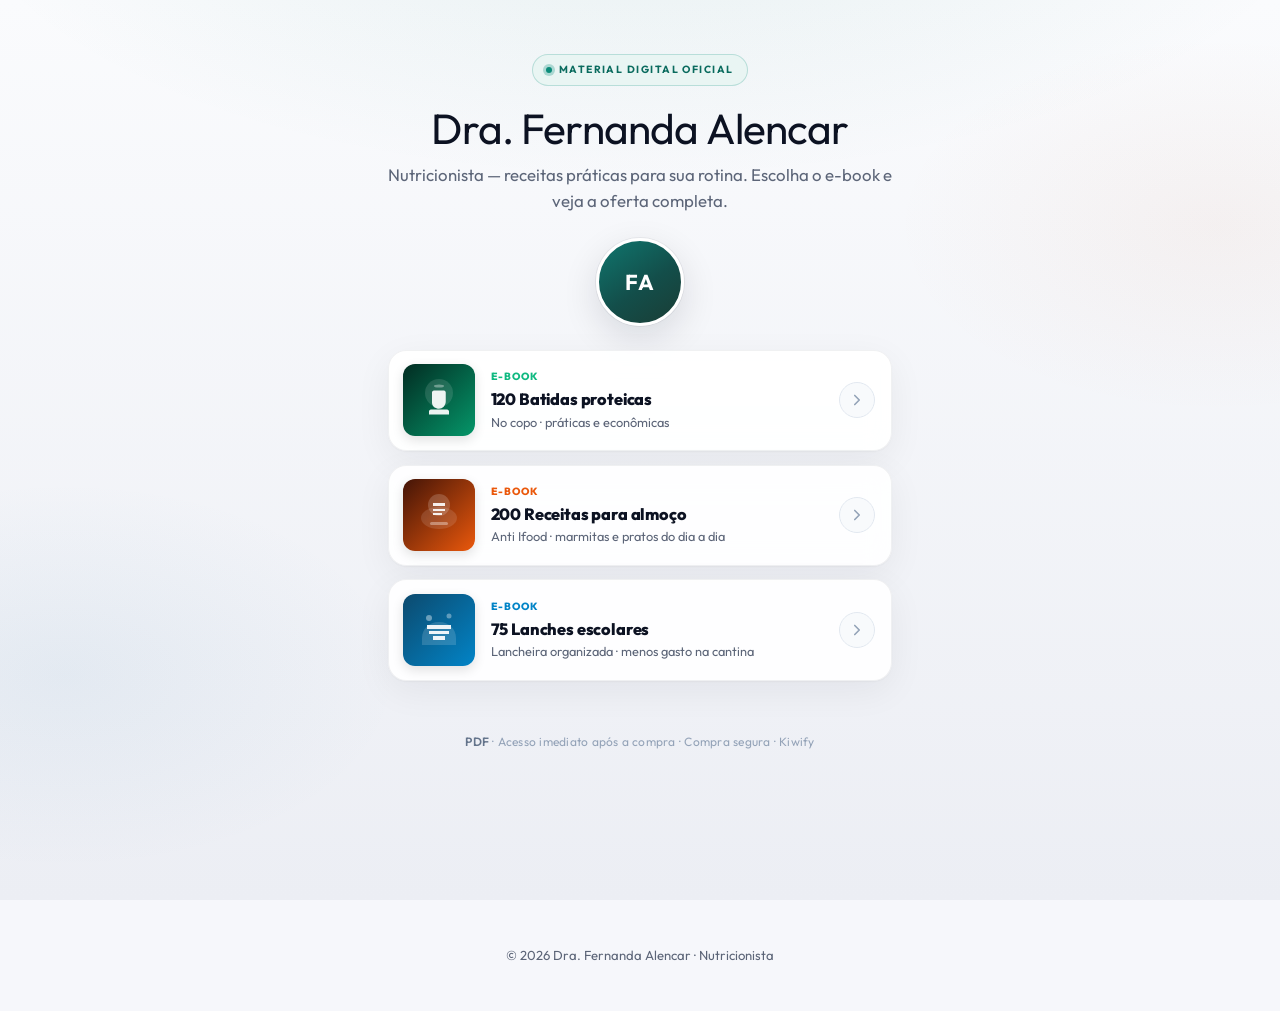
<file: index.html>
<!DOCTYPE html>
<html lang="pt-BR">
  <head>
    <meta charset="utf-8" />
    <meta name="viewport" content="width=device-width, initial-scale=1" />
    <title>Dra. Fernanda Alencar · E-books</title>
    <meta
      name="description"
      content="Materiais digitais da Dra. Fernanda Alencar, nutricionista: batidas proteicas, almoços anti-delivery e lanches escolares."
    />
    <link rel="stylesheet" href="css/styles.css" />
    <!-- Meta Pixel Code -->
    <script>
!function(f,b,e,v,n,t,s)
{if(f.fbq)return;n=f.fbq=function(){n.callMethod?
n.callMethod.apply(n,arguments):n.queue.push(arguments)};
if(!f._fbq)f._fbq=n;n.push=n;n.loaded=!0;n.version='2.0';
n.queue=[];t=b.createElement(e);t.async=!0;
t.src=v;s=b.getElementsByTagName(e)[0];
s.parentNode.insertBefore(t,s)}(window, document,'script',
'https://connect.facebook.net/en_US/fbevents.js');
fbq('init', '2085413965433016');
fbq('track', 'PageView');
    </script>
    <!-- End Meta Pixel Code -->
  </head>
  <body class="hub-page">
    <noscript
      ><img
        height="1"
        width="1"
        style="display: none"
        src="https://www.facebook.com/tr?id=2085413965433016&ev=PageView&noscript=1"
        alt=""
    /></noscript>
    <a class="skip-link" href="#produtos">Ir para os produtos</a>

    <div class="hub-bg">
      <header class="hub-head">
        <p class="hub-badge"><span class="hub-badge-dot" aria-hidden="true"></span> Material digital oficial</p>
        <h1>Dra. Fernanda Alencar</h1>
        <p class="hub-lead">
          Nutricionista — receitas práticas para sua rotina. Escolha o e-book e veja a oferta completa.
        </p>
        <!-- Opcional: troque por foto — <img class="hub-avatar" src="..." width="88" height="88" alt="Dra. Fernanda Alencar"> -->
        <div class="hub-avatar" role="img" aria-label="Iniciais Dra. Fernanda Alencar">FA</div>
      </header>

      <nav id="produtos" class="hub-list" aria-label="Produtos">
        <a class="hub-row hub-row--batidas" href="batidas.html">
          <img
            class="hub-cover"
            src="assets/covers/cover-batidas.svg"
            width="72"
            height="72"
            alt=""
          />
          <div class="hub-row-body">
            <p class="hub-row-tag">E-book</p>
            <h2 class="hub-row-title">120 Batidas proteicas</h2>
            <p class="hub-row-desc">No copo · práticas e econômicas</p>
          </div>
          <span class="hub-arrow" aria-hidden="true">
            <svg viewBox="0 0 24 24" fill="none" stroke="currentColor" stroke-width="2.2" stroke-linecap="round" stroke-linejoin="round"><path d="M9 18l6-6-6-6"/></svg>
          </span>
        </a>

        <a class="hub-row hub-row--receitas" href="receitas.html">
          <img
            class="hub-cover"
            src="assets/covers/cover-receitas.svg"
            width="72"
            height="72"
            alt=""
          />
          <div class="hub-row-body">
            <p class="hub-row-tag">E-book</p>
            <h2 class="hub-row-title">200 Receitas para almoço</h2>
            <p class="hub-row-desc">Anti Ifood · marmitas e pratos do dia a dia</p>
          </div>
          <span class="hub-arrow" aria-hidden="true">
            <svg viewBox="0 0 24 24" fill="none" stroke="currentColor" stroke-width="2.2" stroke-linecap="round" stroke-linejoin="round"><path d="M9 18l6-6-6-6"/></svg>
          </span>
        </a>

        <a class="hub-row hub-row--lanches" href="lanches.html">
          <img
            class="hub-cover"
            src="assets/covers/cover-lanches.svg"
            width="72"
            height="72"
            alt=""
          />
          <div class="hub-row-body">
            <p class="hub-row-tag">E-book</p>
            <h2 class="hub-row-title">75 Lanches escolares</h2>
            <p class="hub-row-desc">Lancheira organizada · menos gasto na cantina</p>
          </div>
          <span class="hub-arrow" aria-hidden="true">
            <svg viewBox="0 0 24 24" fill="none" stroke="currentColor" stroke-width="2.2" stroke-linecap="round" stroke-linejoin="round"><path d="M9 18l6-6-6-6"/></svg>
          </span>
        </a>
      </nav>

      <p class="hub-foot"><strong>PDF</strong> · Acesso imediato após a compra · Compra segura · Kiwify</p>
    </div>

    <footer class="site-footer">
      <p>© <span id="y"></span> Dra. Fernanda Alencar · Nutricionista</p>
    </footer>

    <script>
      document.getElementById("y").textContent = new Date().getFullYear();
    </script>
  </body>
</html>
</file>
<file: css/styles.css>
/* Uma família só — evita “mistura” visual entre serif e sans */
@import url("https://fonts.googleapis.com/css2?family=Outfit:wght@400;500;600;700;800&display=swap");

:root {
  --ink: #0c1222;
  --muted: #5c6578;
  --paper: #f6f7fb;
  --paper-soft: #eceef4;
  --white: #ffffff;
  --gold: #e8d5a8;
  --gold-soft: #f5edd8;
  --border: rgba(12, 18, 34, 0.07);
  --shadow: 0 28px 56px -16px rgba(12, 18, 34, 0.22);
  --shadow-soft: 0 12px 40px rgba(12, 18, 34, 0.07);
  --radius: 1.05rem;
  --radius-lg: 1.35rem;
  --accent: #0c8c7a;
  --accent-dark: #0a6b5e;
  --accent-cta-mid: #14b8a6;
  --hero: linear-gradient(152deg, #0d1f2d 0%, #163d4a 38%, #0f2922 100%);
  --font-sans: "Outfit", system-ui, -apple-system, sans-serif;
  --font-display: var(--font-sans);
  --grain: url("data:image/svg+xml,%3Csvg viewBox='0 0 256 256' xmlns='http://www.w3.org/2000/svg'%3E%3Cfilter id='n'%3E%3CfeTurbulence type='fractalNoise' baseFrequency='0.85' numOctaves='4' stitchTiles='stitch'/%3E%3C/filter%3E%3Crect width='100%25' height='100%25' filter='url(%23n)' opacity='0.04'/%3E%3C/svg%3E");
}

/* Temas por produto — tons mais sofisticados (menos “neon”) */
.theme-receitas {
  --accent: #c45d2c;
  --accent-dark: #9a3412;
  --accent-cta-mid: #dc7a45;
  --hero: linear-gradient(155deg, #1a0d08 0%, #4a2412 42%, #1c1410 100%);
}

.theme-batidas {
  --accent: #0f766e;
  --accent-dark: #0d5c56;
  --accent-cta-mid: #2dd4bf;
  --hero: linear-gradient(152deg, #041a15 0%, #0b3d36 45%, #0c1924 100%);
}

.theme-lanches {
  --accent: #1d6fa5;
  --accent-dark: #155a87;
  --accent-cta-mid: #5ab3e8;
  --hero: linear-gradient(152deg, #071824 0%, #0f4a6e 46%, #0c1620 100%);
}

/* Hub “list links” — página inicial clara (estilo link-in-bio premium) */
body.hub-page {
  background: var(--paper);
}

*,
*::before,
*::after {
  box-sizing: border-box;
}

html {
  scroll-behavior: smooth;
  scroll-padding-top: 0.75rem;
  scroll-padding-bottom: 6rem;
}

#oferta {
  scroll-margin-top: 1rem;
  scroll-margin-bottom: 5rem;
}

body {
  margin: 0;
  font-family: var(--font-sans);
  color: var(--ink);
  background: var(--paper);
  line-height: 1.58;
  -webkit-font-smoothing: antialiased;
}

img {
  max-width: 100%;
  height: auto;
  display: block;
}

a {
  color: var(--accent-dark);
  text-decoration: none;
}
a:hover {
  text-decoration: underline;
}

.skip-link {
  position: absolute;
  left: -9999px;
  top: 0;
  z-index: 999;
  padding: 0.5rem 1rem;
  background: var(--ink);
  color: var(--white);
}
.skip-link:focus {
  left: 0.5rem;
  top: 0.5rem;
}

.promo-bar {
  background: linear-gradient(90deg, #1a3d35, #0f766e 50%, #1a3d35);
  color: rgba(255, 255, 255, 0.96);
  text-align: center;
  font-size: 0.74rem;
  font-weight: 700;
  padding: 0.55rem 1rem;
  letter-spacing: 0.1em;
  text-transform: uppercase;
  font-family: var(--font-sans);
  border-bottom: 1px solid rgba(255, 255, 255, 0.08);
}

.container {
  max-width: 700px;
  margin: 0 auto;
  padding: 0 1.25rem;
}

.container-wide {
  max-width: 1040px;
  margin: 0 auto;
  padding: 0 1.25rem;
}

/* ——— Hero ——— */
.hero {
  background: var(--hero);
  color: #fff;
  padding: 2.25rem 0 2.75rem;
  text-align: center;
  position: relative;
  overflow: hidden;
}

.hero::before {
  content: "";
  position: absolute;
  inset: 0;
  background-image: var(--grain);
  opacity: 0.45;
  pointer-events: none;
  mix-blend-mode: overlay;
}

.hero::after {
  content: "";
  position: absolute;
  inset: 0;
  background:
    radial-gradient(ellipse 90% 55% at 50% -15%, rgba(255, 255, 255, 0.14), transparent 52%),
    radial-gradient(ellipse 50% 40% at 100% 30%, rgba(255, 255, 255, 0.05), transparent 45%);
  pointer-events: none;
}

.hero .container {
  position: relative;
  z-index: 1;
}

.eyebrow {
  font-size: 0.72rem;
  font-weight: 800;
  letter-spacing: 0.14em;
  text-transform: uppercase;
  opacity: 0.88;
  margin: 0 0 0.65rem;
  color: rgba(255, 255, 255, 0.92);
}

.hero h1 {
  font-family: var(--font-display);
  font-weight: 500;
  font-size: clamp(1.7rem, 5vw, 2.55rem);
  line-height: 1.12;
  margin: 0 0 0.85rem;
  letter-spacing: -0.03em;
  text-wrap: balance;
}

.hero .sub {
  font-size: 1.05rem;
  opacity: 0.93;
  max-width: 36rem;
  margin: 0 auto 1.35rem;
  line-height: 1.5;
}

.hero-visual {
  max-width: 280px;
  margin: 1.25rem auto;
  position: relative;
}

.hero-book {
  border-radius: 1rem;
  background: linear-gradient(145deg, rgba(255, 255, 255, 0.14), rgba(255, 255, 255, 0.04));
  border: 1px solid rgba(255, 255, 255, 0.22);
  box-shadow: 0 28px 60px rgba(0, 0, 0, 0.45);
  padding: 1.35rem 1.15rem 1.5rem;
  backdrop-filter: blur(10px);
}

.hero-book__tag {
  display: inline-block;
  font-size: 0.65rem;
  font-weight: 800;
  letter-spacing: 0.12em;
  color: var(--gold);
  margin-bottom: 0.5rem;
}

.hero-book__title {
  font-family: var(--font-display);
  font-size: 1.35rem;
  line-height: 1.2;
  margin: 0 0 0.35rem;
}

.hero-book__meta {
  font-size: 0.8rem;
  opacity: 0.85;
  margin: 0;
}

.hero-book__spine {
  position: absolute;
  left: 0;
  top: 0.5rem;
  bottom: 0.5rem;
  width: 6px;
  border-radius: 4px;
  background: linear-gradient(180deg, var(--accent-cta-mid), var(--accent-dark));
  opacity: 0.9;
}

.price-box {
  margin: 1.35rem 0 1.1rem;
}

.price-de-por {
  margin: 0;
  font-size: 1rem;
  font-weight: 600;
  opacity: 0.94;
  line-height: 1.45;
}

.price-from {
  text-decoration: line-through;
  opacity: 0.78;
  font-weight: 500;
}

.price-to {
  display: block;
  margin-top: 0.45rem;
  font-size: 2.65rem;
  font-weight: 800;
  color: var(--gold);
  line-height: 1;
  letter-spacing: -0.03em;
}

.price-to small {
  font-size: 1rem;
  font-weight: 600;
  color: var(--gold-soft);
  margin-left: 0.15rem;
}

.price-note {
  font-size: 0.82rem;
  opacity: 0.82;
  margin: 0.35rem 0 0;
}

.btn-cta {
  display: inline-block;
  width: 100%;
  max-width: 420px;
  background: linear-gradient(165deg, var(--accent-cta-mid) 0%, var(--accent) 48%, var(--accent-dark) 100%);
  color: #fff !important;
  font-weight: 700;
  font-size: 0.92rem;
  padding: 1rem 1.35rem;
  border: none;
  border-radius: 999px;
  text-decoration: none !important;
  text-transform: uppercase;
  letter-spacing: 0.07em;
  box-shadow:
    0 1px 0 rgba(255, 255, 255, 0.12) inset,
    0 12px 32px color-mix(in srgb, var(--accent-dark) 42%, transparent);
  cursor: pointer;
  transition: transform 0.2s ease, filter 0.2s ease, box-shadow 0.2s ease;
}

.btn-cta:hover {
  filter: brightness(1.05);
  transform: translateY(-2px);
  box-shadow:
    0 1px 0 rgba(255, 255, 255, 0.14) inset,
    0 16px 40px color-mix(in srgb, var(--accent-dark) 48%, transparent);
  text-decoration: none !important;
}

.btn-cta:focus-visible {
  outline: 2px solid var(--gold-soft);
  outline-offset: 3px;
}

.trust-row {
  display: flex;
  flex-wrap: wrap;
  justify-content: center;
  gap: 0.65rem 1.15rem;
  font-size: 0.74rem;
  font-weight: 700;
  margin-top: 1.1rem;
  opacity: 0.92;
}

.trust-row span {
  white-space: nowrap;
}

/* ——— Sections ——— */
section {
  padding: 2.65rem 0;
}

section h2 {
  font-family: var(--font-display);
  font-weight: 500;
  font-size: clamp(1.45rem, 3.5vw, 1.85rem);
  text-align: center;
  margin: 0 0 0.35rem;
  color: var(--ink);
  letter-spacing: -0.02em;
}

.section-lead {
  text-align: center;
  color: var(--muted);
  max-width: 40rem;
  margin: 0 auto 1.65rem;
  font-size: 0.96rem;
}

.bg-soft {
  background: linear-gradient(180deg, rgba(255, 255, 255, 0.72) 0%, var(--paper) 100%);
}

.center-cta {
  text-align: center;
  margin-top: 1.5rem;
}

/* Benefícios */
.benefits {
  display: grid;
  grid-template-columns: repeat(2, 1fr);
  gap: 0.85rem;
}

@media (min-width: 720px) {
  .benefits {
    grid-template-columns: repeat(4, 1fr);
  }
}

.benefit {
  background: var(--white);
  border-radius: var(--radius);
  padding: 0.95rem 0.85rem;
  font-size: 0.82rem;
  font-weight: 700;
  text-align: center;
  border: 1px solid var(--border);
  box-shadow: var(--shadow-soft);
  line-height: 1.35;
}

.benefit .ico {
  display: block;
  font-size: 1.35rem;
  margin-bottom: 0.35rem;
}

/* Tags */
.tags {
  display: flex;
  flex-wrap: wrap;
  gap: 0.5rem;
  justify-content: center;
  margin: 0 0 1.25rem;
}

.tag {
  font-size: 0.78rem;
  font-weight: 700;
  padding: 0.38rem 0.75rem;
  border-radius: 999px;
  background: color-mix(in srgb, var(--accent) 14%, var(--white));
  color: var(--accent-dark);
  border: 1px solid color-mix(in srgb, var(--accent) 25%, transparent);
}

/* Carrossel */
.carousel-wrap {
  margin: 0 -0.25rem;
}

.carousel {
  display: flex;
  gap: 1rem;
  overflow-x: auto;
  scroll-snap-type: x mandatory;
  padding: 0.5rem 0.25rem 1rem;
  scrollbar-width: thin;
  -webkit-overflow-scrolling: touch;
}

.carousel::-webkit-scrollbar {
  height: 6px;
}
.carousel::-webkit-scrollbar-thumb {
  background: color-mix(in srgb, var(--accent) 35%, #cbd5e1);
  border-radius: 99px;
}

.carousel__slide {
  flex: 0 0 min(260px, 78vw);
  scroll-snap-align: start;
  border-radius: var(--radius-lg);
  min-height: 200px;
  padding: 1.15rem 1rem;
  color: #fff;
  display: flex;
  flex-direction: column;
  justify-content: flex-end;
  position: relative;
  overflow: hidden;
  box-shadow: var(--shadow);
}

.carousel__slide__media {
  position: absolute;
  inset: 0;
  width: 100%;
  height: 100%;
  object-fit: cover;
  z-index: 0;
}

.carousel__slide strong {
  font-size: 1rem;
  font-weight: 800;
  line-height: 1.25;
  position: relative;
  z-index: 2;
}

.carousel__slide span {
  font-size: 0.78rem;
  opacity: 0.92;
  position: relative;
  z-index: 2;
}

.carousel__slide::after {
  content: "";
  position: absolute;
  inset: 0;
  background: linear-gradient(180deg, transparent 20%, rgba(0, 0, 0, 0.75));
  z-index: 1;
  pointer-events: none;
}

.carousel-hint {
  text-align: center;
  font-size: 0.78rem;
  color: var(--muted);
  margin: 0;
  font-weight: 600;
}

/* WhatsApp proof */
.wa-proof {
  padding: 2.75rem 0;
}

.wa-grid {
  display: grid;
  gap: 1.15rem;
  grid-template-columns: 1fr;
}

@media (min-width: 900px) {
  .wa-grid {
    grid-template-columns: repeat(3, 1fr);
  }
}

.wa-phone {
  background: #e5ddd5;
  border-radius: 1rem;
  overflow: hidden;
  box-shadow: var(--shadow);
  border: 1px solid rgba(0, 0, 0, 0.06);
}

.wa-top {
  background: #075e54;
  color: #fff;
  padding: 0.65rem 0.85rem;
  display: flex;
  align-items: center;
  gap: 0.65rem;
}

.wa-avatar {
  width: 36px;
  height: 36px;
  border-radius: 50%;
  background: rgba(255, 255, 255, 0.25);
  display: flex;
  align-items: center;
  justify-content: center;
  font-size: 0.72rem;
  font-weight: 800;
}

.wa-top-meta strong {
  display: block;
  font-size: 0.82rem;
}

.wa-top-meta span {
  font-size: 0.68rem;
  opacity: 0.88;
}

.wa-body {
  padding: 0.65rem 0.55rem 0.85rem;
  min-height: 220px;
}

.wa-msg {
  margin-bottom: 0.45rem;
  display: flex;
}

.wa-msg.in {
  justify-content: flex-start;
}
.wa-msg.out {
  justify-content: flex-end;
}

.wa-bubble {
  max-width: 92%;
  background: #fff;
  border-radius: 0.5rem 0.5rem 0.5rem 0.15rem;
  padding: 0.45rem 0.55rem 0.35rem;
  font-size: 0.78rem;
  line-height: 1.45;
  box-shadow: 0 1px 1px rgba(0, 0, 0, 0.06);
}

.wa-msg.out .wa-bubble {
  background: #dcf8c6;
  border-radius: 0.5rem 0.5rem 0.15rem 0.5rem;
}

.wa-meta {
  text-align: right;
  font-size: 0.62rem;
  color: #667781;
  margin-top: 0.2rem;
}

.wa-stamp {
  text-align: center;
  font-size: 0.95rem;
  color: var(--muted);
  margin: 1.5rem 0 0;
}

.wa-stamp em {
  font-style: normal;
  font-weight: 800;
  color: var(--accent-dark);
}

/* Autor */
.author-card {
  display: flex;
  flex-direction: column;
  align-items: center;
  gap: 1rem;
  text-align: center;
  background: var(--white);
  border: 1px solid var(--border);
  border-radius: var(--radius-lg);
  padding: 1.5rem 1.25rem;
  margin-bottom: 2rem;
  box-shadow: var(--shadow-soft);
}

@media (min-width: 560px) {
  .author-card {
    flex-direction: row;
    text-align: left;
  }
}

.author-card__avatar {
  width: 92px;
  height: 92px;
  border-radius: 50%;
  background: linear-gradient(145deg, var(--accent-cta-mid), var(--accent-dark));
  display: flex;
  align-items: center;
  justify-content: center;
  font-family: var(--font-display);
  font-size: 1.5rem;
  font-weight: 600;
  letter-spacing: 0.04em;
  color: #fff;
  flex-shrink: 0;
  box-shadow: 0 12px 28px color-mix(in srgb, var(--accent) 35%, transparent);
}

.author-card h3 {
  font-family: var(--font-display);
  font-size: 1.35rem;
  margin: 0 0 0.35rem;
  font-weight: 400;
}

.author-card p {
  margin: 0;
  font-size: 0.92rem;
  color: var(--muted);
}

/* Passos */
.steps {
  margin: 0;
  padding-left: 1.2rem;
  color: var(--ink);
}

.steps li {
  margin-bottom: 0.55rem;
  padding-left: 0.25rem;
}

/* Bônus */
.bonus-grid {
  display: grid;
  gap: 0.85rem;
  grid-template-columns: 1fr;
}

@media (min-width: 640px) {
  .bonus-grid {
    grid-template-columns: repeat(2, 1fr);
  }
}

@media (min-width: 960px) {
  .bonus-grid {
    grid-template-columns: repeat(3, 1fr);
  }
}

.bonus {
  background: var(--white);
  border: 1px solid var(--border);
  border-radius: var(--radius);
  padding: 1rem 1.1rem;
  box-shadow: var(--shadow-soft);
}

.bonus h4 {
  margin: 0 0 0.4rem;
  font-size: 0.92rem;
  font-weight: 800;
  line-height: 1.35;
  color: var(--ink);
}

.bonus p {
  margin: 0;
  font-size: 0.84rem;
  color: var(--muted);
}

.bonus .val {
  margin-top: 0.65rem !important;
  font-size: 0.78rem !important;
  font-weight: 700 !important;
  color: var(--accent-dark) !important;
}

.bonus-total {
  text-align: center;
  font-weight: 800;
  margin-top: 1.15rem;
  color: var(--accent-dark);
  font-size: 0.92rem;
}

/* Pricing */
.pricing {
  display: grid;
  gap: 1.15rem;
  grid-template-columns: 1fr;
  align-items: stretch;
}

.pricing--single {
  max-width: 460px;
  margin: 0 auto;
}

.pricing--single .plan {
  text-align: center;
}

.pricing--single .plan ul {
  text-align: left;
}

.pricing--single .plan h4 {
  margin-top: 0;
}

.orderbump-note {
  margin: 1rem 0 0;
  font-size: 0.8rem;
  color: var(--muted);
  line-height: 1.45;
}

.plan {
  background: var(--white);
  border: 1px solid var(--border);
  border-radius: var(--radius-lg);
  padding: 1.5rem 1.35rem 1.65rem;
  position: relative;
  box-shadow: var(--shadow-soft);
}

.plan.featured {
  border-color: color-mix(in srgb, var(--accent) 45%, var(--border));
  box-shadow: 0 20px 50px color-mix(in srgb, var(--accent) 18%, transparent);
  transform: scale(1.02);
}

@media (max-width: 819px) {
  .plan.featured {
    transform: none;
    order: -1;
  }
}

.badge-top {
  position: absolute;
  top: -0.65rem;
  left: 50%;
  transform: translateX(-50%);
  background: linear-gradient(90deg, var(--accent-dark), var(--accent));
  color: #fff;
  font-size: 0.65rem;
  font-weight: 800;
  letter-spacing: 0.1em;
  padding: 0.38rem 0.95rem;
  border-radius: 999px;
  white-space: nowrap;
}

.plan h4 {
  font-family: var(--font-display);
  font-size: 1.2rem;
  margin: 0.5rem 0 1rem;
  font-weight: 400;
  text-align: center;
}

.plan ul {
  margin: 0 0 1.25rem;
  padding: 0;
  list-style: none;
}

.plan li {
  font-size: 0.88rem;
  padding: 0.35rem 0;
  border-bottom: 1px solid var(--border);
  display: flex;
  gap: 0.45rem;
  align-items: flex-start;
}

.plan li:last-child {
  border-bottom: none;
}

.plan-de-por {
  text-align: center;
  font-weight: 600;
  font-size: 0.92rem;
  margin: 0 0 1rem;
}

.plan-de-por .price-from {
  text-decoration: line-through;
  color: var(--muted);
}

.plan-de-por .price-to {
  display: inline;
  font-size: 2rem;
  color: var(--accent-dark);
  font-weight: 800;
}

.plan .btn-cta {
  max-width: none;
}

/* Garantia */
.guarantee {
  margin-top: 1.75rem;
  padding: 1.35rem 1.25rem;
  border-radius: var(--radius);
  text-align: center;
  border: 2px solid color-mix(in srgb, var(--accent) 35%, #cbd5e1);
  background: linear-gradient(180deg, color-mix(in srgb, var(--accent) 8%, var(--white)), var(--white));
}

.guarantee h3 {
  margin: 0 0 0.35rem;
  font-size: 1.05rem;
  color: var(--accent-dark);
}

.guarantee p {
  margin: 0;
  font-size: 0.9rem;
  color: var(--muted);
}

/* FAQ */
.faq details {
  background: var(--white);
  border: 1px solid var(--border);
  border-radius: var(--radius);
  margin-bottom: 0.65rem;
  padding: 0.85rem 1rem;
}

.faq summary {
  font-weight: 800;
  cursor: pointer;
  list-style: none;
  font-size: 0.92rem;
}

.faq summary::-webkit-details-marker {
  display: none;
}

.faq details[open] summary {
  margin-bottom: 0.5rem;
  color: var(--accent-dark);
}

.faq details p {
  margin: 0;
  font-size: 0.88rem;
  color: var(--muted);
}

.hub-bg {
  min-height: 100dvh;
  background:
    radial-gradient(ellipse 110% 70% at 50% -15%, rgba(15, 118, 110, 0.09), transparent 50%),
    radial-gradient(ellipse 60% 50% at 95% 25%, rgba(196, 93, 44, 0.05), transparent 42%),
    radial-gradient(ellipse 55% 45% at 5% 75%, rgba(29, 111, 165, 0.06), transparent 48%),
    linear-gradient(180deg, #fafbfd 0%, var(--paper-soft) 100%);
}

.hub-head {
  text-align: center;
  padding: 2.75rem 1.25rem 1.5rem;
  max-width: 36rem;
  margin: 0 auto;
}

.hub-badge {
  display: inline-flex;
  align-items: center;
  gap: 0.4rem;
  font-size: 0.65rem;
  font-weight: 700;
  letter-spacing: 0.14em;
  text-transform: uppercase;
  color: var(--accent-dark);
  background: color-mix(in srgb, var(--accent) 9%, var(--white));
  border: 1px solid color-mix(in srgb, var(--accent) 22%, transparent);
  padding: 0.4rem 0.85rem;
  border-radius: 999px;
  margin-bottom: 1.25rem;
}

.hub-badge-dot {
  width: 6px;
  height: 6px;
  border-radius: 50%;
  background: var(--accent);
  box-shadow: 0 0 0 3px color-mix(in srgb, var(--accent) 28%, transparent);
}

.hub-head h1 {
  font-family: var(--font-display);
  font-weight: 400;
  font-size: clamp(2rem, 6vw, 2.65rem);
  line-height: 1.08;
  margin: 0 0 0.65rem;
  color: var(--ink);
  letter-spacing: -0.02em;
}

.hub-lead {
  margin: 0;
  font-size: 1.05rem;
  color: var(--muted);
  line-height: 1.55;
}

.hub-avatar {
  width: 88px;
  height: 88px;
  margin: 1.5rem auto 0;
  border-radius: 50%;
  border: 3px solid #fff;
  box-shadow:
    0 0 0 1px rgba(12, 18, 34, 0.06),
    0 12px 36px rgba(12, 18, 34, 0.12);
  display: flex;
  align-items: center;
  justify-content: center;
  font-size: 1.35rem;
  font-weight: 700;
  letter-spacing: 0.06em;
  color: #fff;
  background: linear-gradient(145deg, #0f766e, #134e4a 55%, #1a3d35);
  font-family: var(--font-display);
}

.hub-page img.hub-avatar {
  object-fit: cover;
  padding: 0;
  display: block;
}

.hub-list {
  max-width: 34rem;
  margin: 0 auto;
  padding: 0 1.25rem 2.5rem;
  display: flex;
  flex-direction: column;
  gap: 0.85rem;
}

.hub-row {
  display: grid;
  grid-template-columns: 72px 1fr auto;
  align-items: center;
  gap: 1rem;
  padding: 0.85rem 1rem 0.85rem 0.85rem;
  background: rgba(255, 255, 255, 0.92);
  backdrop-filter: blur(12px);
  border-radius: 1.15rem;
  text-decoration: none !important;
  color: inherit !important;
  border: 1px solid rgba(12, 18, 34, 0.06);
  box-shadow:
    0 1px 2px rgba(12, 18, 34, 0.04),
    0 10px 36px rgba(12, 18, 34, 0.06);
  transition: transform 0.22s ease, box-shadow 0.22s ease, border-color 0.22s ease;
  position: relative;
  overflow: hidden;
}

.hub-row::before {
  content: "";
  position: absolute;
  left: 0;
  top: 0;
  bottom: 0;
  width: 4px;
  background: var(--card-accent, #10b981);
  opacity: 0;
  transition: opacity 0.22s ease;
}

.hub-row:hover {
  transform: translateY(-2px);
  box-shadow:
    0 2px 4px rgba(15, 23, 42, 0.05),
    0 16px 40px rgba(15, 23, 42, 0.1);
  border-color: rgba(15, 23, 42, 0.1);
}

.hub-row:hover::before {
  opacity: 1;
}

.hub-row:focus-visible {
  outline: 2px solid var(--card-accent, #10b981);
  outline-offset: 2px;
}

.hub-row--batidas {
  --card-accent: #10b981;
}
.hub-row--batidas:hover {
  border-color: rgba(16, 185, 129, 0.35);
}

.hub-row--receitas {
  --card-accent: #ea580c;
}
.hub-row--receitas:hover {
  border-color: rgba(234, 88, 12, 0.35);
}

.hub-row--lanches {
  --card-accent: #0284c7;
}
.hub-row--lanches:hover {
  border-color: rgba(2, 132, 199, 0.35);
}

.hub-cover {
  width: 72px;
  height: 72px;
  border-radius: 0.75rem;
  object-fit: cover;
  box-shadow: 0 4px 12px rgba(0, 0, 0, 0.12);
}

.hub-row-body {
  min-width: 0;
  text-align: left;
}

.hub-row-tag {
  font-size: 0.65rem;
  font-weight: 800;
  letter-spacing: 0.08em;
  text-transform: uppercase;
  color: var(--card-accent);
  margin: 0 0 0.2rem;
}

.hub-row-title {
  margin: 0;
  font-size: 1.02rem;
  font-weight: 800;
  line-height: 1.25;
  color: var(--ink);
  letter-spacing: -0.01em;
}

.hub-row-desc {
  margin: 0.25rem 0 0;
  font-size: 0.8rem;
  color: var(--muted);
  line-height: 1.4;
}

.hub-arrow {
  width: 2.25rem;
  height: 2.25rem;
  border-radius: 50%;
  background: #f8fafc;
  border: 1px solid #e2e8f0;
  display: flex;
  align-items: center;
  justify-content: center;
  color: #94a3b8;
  transition: background 0.22s ease, color 0.22s ease, border-color 0.22s ease;
  flex-shrink: 0;
}

.hub-row:hover .hub-arrow {
  background: var(--card-accent);
  border-color: transparent;
  color: #fff;
}

.hub-arrow svg {
  width: 18px;
  height: 18px;
}

.hub-foot {
  text-align: center;
  padding: 0 1.25rem 2.75rem;
  font-size: 0.75rem;
  color: #94a3b8;
  letter-spacing: 0.02em;
}

.hub-foot strong {
  color: #64748b;
  font-weight: 600;
}

.hub-dev {
  max-width: 34rem;
  margin: 0 auto;
  padding: 0 1.25rem 2rem;
  font-size: 0.78rem;
  color: #94a3b8;
  text-align: center;
  line-height: 1.5;
}

.hub-dev code {
  font-size: 0.74rem;
  color: #64748b;
  background: rgba(15, 23, 42, 0.05);
  padding: 0.1rem 0.35rem;
  border-radius: 4px;
}

body.hub-page .site-footer {
  background: transparent;
  border-top: none;
}

/* Footer */
.site-footer {
  padding: 2rem 1.25rem;
  text-align: center;
  font-size: 0.82rem;
  color: var(--muted);
  border-top: 1px solid var(--border);
  background: var(--paper-soft);
}

.site-footer a {
  color: var(--accent-dark);
  font-weight: 600;
}

/* Sticky CTA mobile */
.sticky-buy {
  display: none;
}

@media (max-width: 719px) {
  .sticky-buy {
    display: flex;
    position: fixed;
    left: 0;
    right: 0;
    bottom: 0;
    padding: 0.65rem 1rem calc(0.65rem + env(safe-area-inset-bottom));
    background: linear-gradient(180deg, transparent, rgba(248, 250, 252, 0.92) 25%, var(--paper));
    z-index: 40;
    justify-content: center;
    border-top: 1px solid var(--border);
  }
  .sticky-buy .btn-cta {
    max-width: none;
    margin: 0;
    font-size: 0.82rem;
    padding: 0.85rem 1rem;
    animation: none;
  }
}

body.has-sticky {
  padding-bottom: 5rem;
}
</file>
